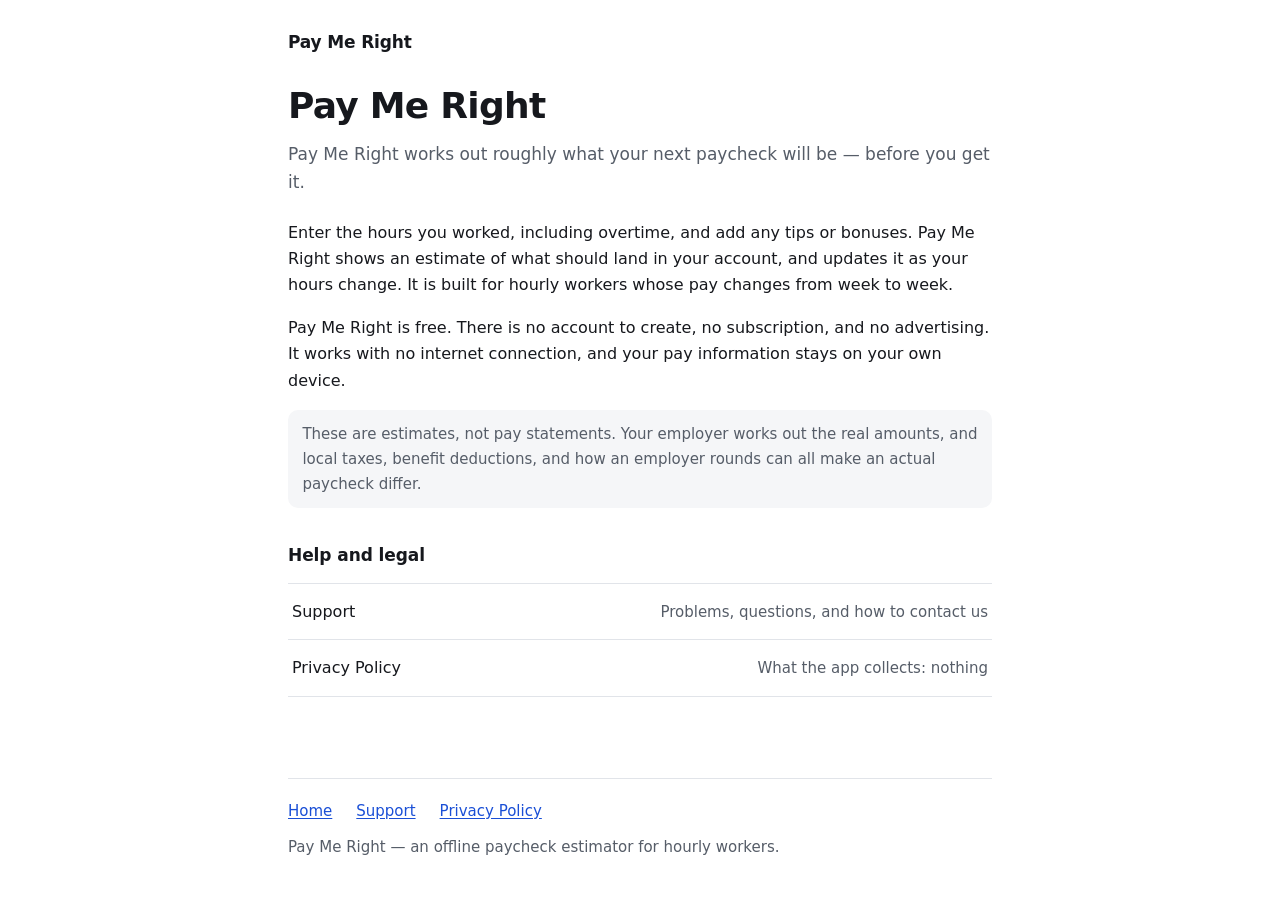
<file: index.html>
<!DOCTYPE html>
<html lang="en">
  <head>
    <meta charset="utf-8" />
    <meta name="viewport" content="width=device-width, initial-scale=1" />
    <title>Pay Me Right</title>
    <meta
      name="description"
      content="Pay Me Right estimates what your next paycheck will be from the hours you worked. Free, offline, no account, and no ads."
    />
    <link rel="icon" href="favicon.svg" type="image/svg+xml" />
    <link rel="stylesheet" href="styles.css" />
  </head>
  <body>
    <a class="skip-link" href="#main">Skip to content</a>

    <header class="site-header">
      <a class="site-name" href=".">Pay Me Right</a>
    </header>

    <main id="main">
      <h1>Pay Me Right</h1>

      <p class="lede">
        Pay Me Right works out roughly what your next paycheck will be — before
        you get it.
      </p>

      <p>
        Enter the hours you worked, including overtime, and add any tips or
        bonuses. Pay Me Right shows an estimate of what should land in your
        account, and updates it as your hours change. It is built for hourly
        workers whose pay changes from week to week.
      </p>

      <p>
        Pay Me Right is free. There is no account to create, no subscription, and
        no advertising. It works with no internet connection, and your pay
        information stays on your own device.
      </p>

      <p class="note">
        These are estimates, not pay statements. Your employer works out the real
        amounts, and local taxes, benefit deductions, and how an employer rounds
        can all make an actual paycheck differ.
      </p>

      <h2>Help and legal</h2>
      <ul class="link-list">
        <li>
          <a href="support/">
            Support
            <span class="hint">Problems, questions, and how to contact us</span>
          </a>
        </li>
        <li>
          <a href="privacy/">
            Privacy Policy
            <span class="hint">What the app collects: nothing</span>
          </a>
        </li>
      </ul>
    </main>

    <footer class="site-footer">
      <nav aria-label="Site">
        <ul>
          <li><a href=".">Home</a></li>
          <li><a href="support/">Support</a></li>
          <li><a href="privacy/">Privacy Policy</a></li>
        </ul>
      </nav>
      <p>Pay Me Right — an offline paycheck estimator for hourly workers.</p>
    </footer>
  </body>
</html>
</file>
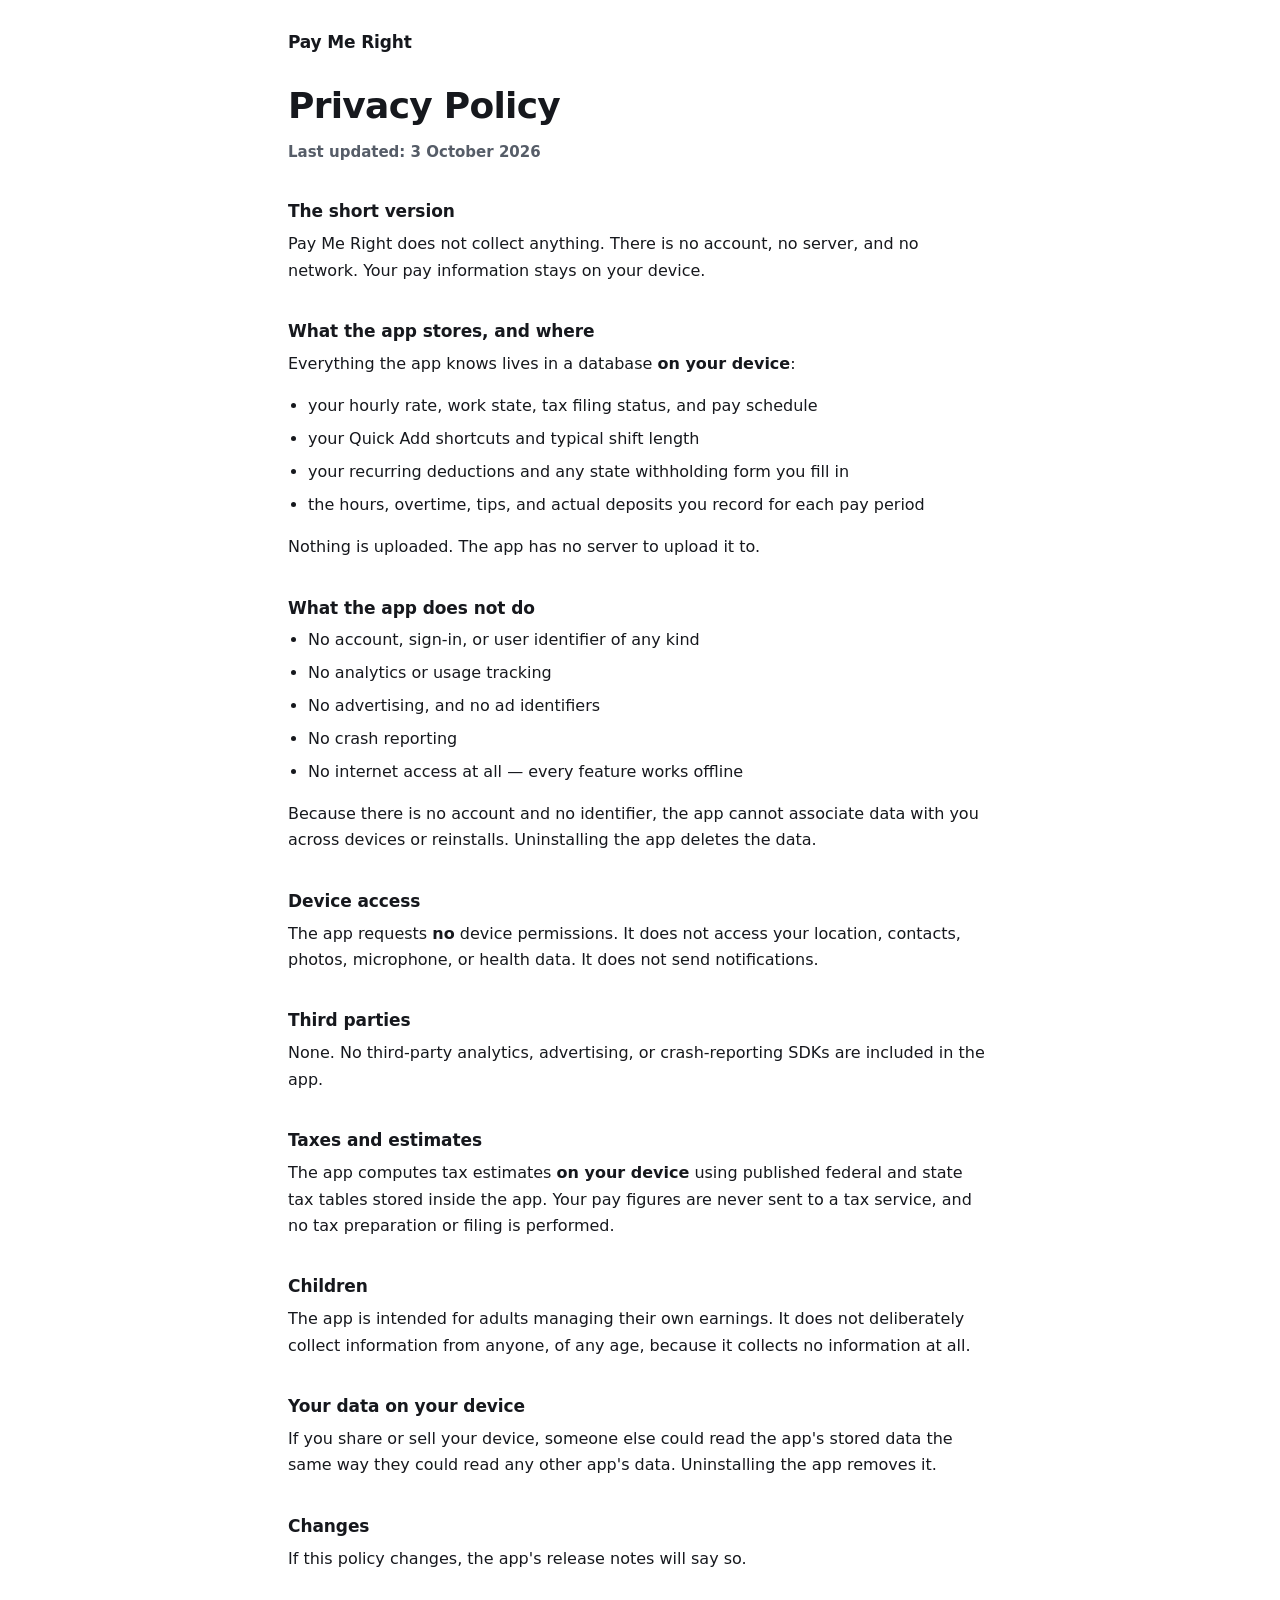
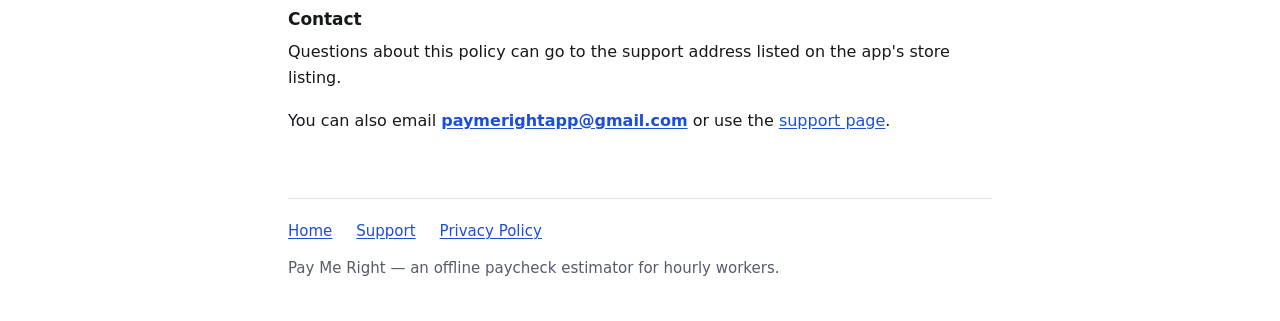
<file: privacy/index.html>
<!DOCTYPE html>
<html lang="en">
  <head>
    <meta charset="utf-8" />
    <meta name="viewport" content="width=device-width, initial-scale=1" />
    <title>Privacy Policy — Pay Me Right</title>
    <meta
      name="description"
      content="Pay Me Right does not collect anything. There is no account, no server, and no network. Your pay information stays on your device."
    />
    <link rel="icon" href="../favicon.svg" type="image/svg+xml" />
    <link rel="stylesheet" href="../styles.css" />
  </head>
  <body>
    <a class="skip-link" href="#main">Skip to content</a>

    <header class="site-header">
      <a class="site-name" href="../">Pay Me Right</a>
    </header>

    <main id="main">
      <h1>Privacy Policy</h1>
      <p class="updated">
        <strong>Last updated: 3 October 2026</strong>
      </p>

      <h2>The short version</h2>

      <p>
        Pay Me Right does not collect anything. There is no account, no server,
        and no network. Your pay information stays on your device.
      </p>

      <h2>What the app stores, and where</h2>

      <p>Everything the app knows lives in a database <strong>on your device</strong>:</p>

      <ul class="plain">
        <li>your hourly rate, work state, tax filing status, and pay schedule</li>
        <li>your Quick Add shortcuts and typical shift length</li>
        <li>your recurring deductions and any state withholding form you fill in</li>
        <li>
          the hours, overtime, tips, and actual deposits you record for each pay
          period
        </li>
      </ul>

      <p>Nothing is uploaded. The app has no server to upload it to.</p>

      <h2>What the app does not do</h2>

      <ul class="plain">
        <li>No account, sign-in, or user identifier of any kind</li>
        <li>No analytics or usage tracking</li>
        <li>No advertising, and no ad identifiers</li>
        <li>No crash reporting</li>
        <li>No internet access at all — every feature works offline</li>
      </ul>

      <p>
        Because there is no account and no identifier, the app cannot associate
        data with you across devices or reinstalls. Uninstalling the app deletes
        the data.
      </p>

      <h2>Device access</h2>

      <p>
        The app requests <strong>no</strong> device permissions. It does not access
        your location, contacts, photos, microphone, or health data. It does not
        send notifications.
      </p>

      <h2>Third parties</h2>

      <p>
        None. No third-party analytics, advertising, or crash-reporting SDKs are
        included in the app.
      </p>

      <h2>Taxes and estimates</h2>

      <p>
        The app computes tax estimates <strong>on your device</strong> using
        published federal and state tax tables stored inside the app. Your pay
        figures are never sent to a tax service, and no tax preparation or
        filing is performed.
      </p>

      <h2>Children</h2>

      <p>
        The app is intended for adults managing their own earnings. It does not
        deliberately collect information from anyone, of any age, because it
        collects no information at all.
      </p>

      <h2>Your data on your device</h2>

      <p>
        If you share or sell your device, someone else could read the app's
        stored data the same way they could read any other app's data.
        Uninstalling the app removes it.
      </p>

      <h2>Changes</h2>

      <p>If this policy changes, the app's release notes will say so.</p>

      <h2>Contact</h2>

      <p>
        Questions about this policy can go to the support address listed on the
        app's store listing.
      </p>

      <p>
        You can also email
        <a class="email" href="mailto:paymerightapp@gmail.com"
          >paymerightapp@gmail.com</a
        >
        or use the <a href="../support/">support page</a>.
      </p>
    </main>

    <footer class="site-footer">
      <nav aria-label="Site">
        <ul>
          <li><a href="../">Home</a></li>
          <li><a href="../support/">Support</a></li>
          <li><a href=".">Privacy Policy</a></li>
        </ul>
      </nav>
      <p>Pay Me Right — an offline paycheck estimator for hourly workers.</p>
    </footer>
  </body>
</html>
</file>
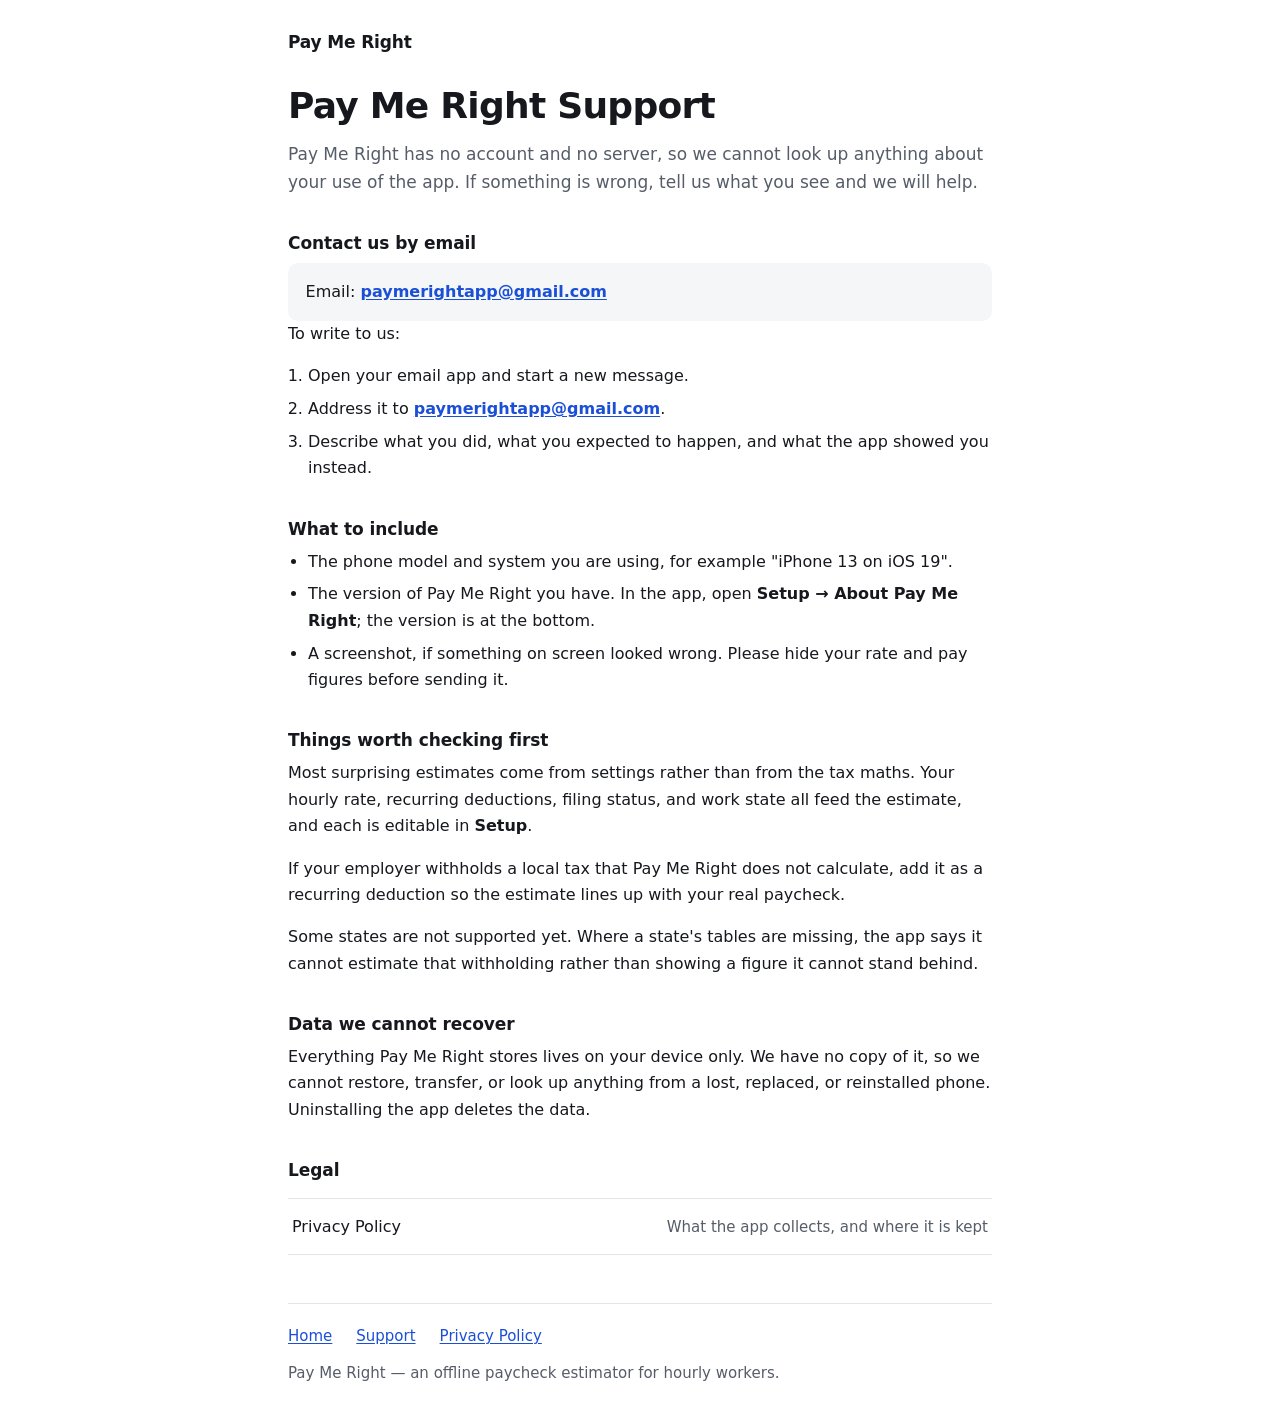
<file: support/index.html>
<!DOCTYPE html>
<html lang="en">
  <head>
    <meta charset="utf-8" />
    <meta name="viewport" content="width=device-width, initial-scale=1" />
    <title>Support — Pay Me Right</title>
    <meta
      name="description"
      content="Get help with Pay Me Right. Email paymerightapp@gmail.com and we will get back to you."
    />
    <link rel="icon" href="../favicon.svg" type="image/svg+xml" />
    <link rel="stylesheet" href="../styles.css" />
  </head>
  <body>
    <a class="skip-link" href="#main">Skip to content</a>

    <header class="site-header">
      <a class="site-name" href="../">Pay Me Right</a>
    </header>

    <main id="main">
      <h1>Pay Me Right Support</h1>

      <p class="lede">
        Pay Me Right has no account and no server, so we cannot look up anything
        about your use of the app. If something is wrong, tell us what you see
        and we will help.
      </p>

      <h2>Contact us by email</h2>

      <div class="card">
        <p>
          Email:
          <a class="email" href="mailto:paymerightapp@gmail.com"
            >paymerightapp@gmail.com</a
          >
        </p>
      </div>

      <p>To write to us:</p>
      <ol class="plain">
        <li>Open your email app and start a new message.</li>
        <li>
          Address it to
          <a class="email" href="mailto:paymerightapp@gmail.com"
            >paymerightapp@gmail.com</a
          >.
        </li>
        <li>
          Describe what you did, what you expected to happen, and what the app
          showed you instead.
        </li>
      </ol>

      <h2>What to include</h2>

      <ul class="plain">
        <li>
          The phone model and system you are using, for example "iPhone 13 on
          iOS 19".
        </li>
        <li>
          The version of Pay Me Right you have. In the app, open
          <strong>Setup → About Pay Me Right</strong>; the version is at the
          bottom.
        </li>
        <li>
          A screenshot, if something on screen looked wrong. Please hide your
          rate and pay figures before sending it.
        </li>
      </ul>

      <h2>Things worth checking first</h2>

      <p>
        Most surprising estimates come from settings rather than from the tax
        maths. Your hourly rate, recurring deductions, filing status, and work
        state all feed the estimate, and each is editable in
        <strong>Setup</strong>.
      </p>

      <p>
        If your employer withholds a local tax that Pay Me Right does not
        calculate, add it as a recurring deduction so the estimate lines up with
        your real paycheck.
      </p>

      <p>
        Some states are not supported yet. Where a state's tables are missing,
        the app says it cannot estimate that withholding rather than showing a
        figure it cannot stand behind.
      </p>

      <h2>Data we cannot recover</h2>

      <p>
        Everything Pay Me Right stores lives on your device only. We have no
        copy of it, so we cannot restore, transfer, or look up anything from a
        lost, replaced, or reinstalled phone. Uninstalling the app deletes the
        data.
      </p>

      <h2>Legal</h2>
      <ul class="link-list">
        <li>
          <a href="../privacy/">
            Privacy Policy
            <span class="hint">What the app collects, and where it is kept</span>
          </a>
        </li>
      </ul>
    </main>

    <footer class="site-footer">
      <nav aria-label="Site">
        <ul>
          <li><a href="../">Home</a></li>
          <li><a href=".">Support</a></li>
          <li><a href="../privacy/">Privacy Policy</a></li>
        </ul>
      </nav>
      <p>Pay Me Right — an offline paycheck estimator for hourly workers.</p>
    </footer>
  </body>
</html>
</file>
<file: styles.css>
/*
 * Pay Me Right — site styles.
 *
 * One stylesheet, no build step, no fonts or scripts fetched from anywhere.
 * Colours are declared once as custom properties and overridden for dark mode,
 * so a colour is never hard-coded a second time somewhere else in the file.
 */

:root {
  color-scheme: light dark;

  --bg: #ffffff;
  --bg-subtle: #f5f6f8;
  --text: #16181d;
  --text-muted: #565d68;
  --border: #e1e4e9;
  --link: #1a4fd6;
  --link-hover: #143da8;
  --focus: #1a4fd6;

  --radius: 10px;
  --measure: 44rem;
  --gutter: 1.25rem;

  --font: system-ui, -apple-system, "Segoe UI", Roboto, "Helvetica Neue",
    Arial, "Noto Sans", sans-serif;
}

@media (prefers-color-scheme: dark) {
  :root {
    --bg: #101216;
    --bg-subtle: #171a20;
    --text: #e8eaee;
    --text-muted: #a8afbb;
    --border: #2b303a;
    --link: #9bbcff;
    --link-hover: #c2d5ff;
    --focus: #9bbcff;
  }
}

*,
*::before,
*::after {
  box-sizing: border-box;
}

html {
  -webkit-text-size-adjust: 100%;
}

body {
  margin: 0;
  padding: 0 var(--gutter);
  display: flex;
  flex-direction: column;
  min-height: 100vh;
  background: var(--bg);
  color: var(--text);
  font-family: var(--font);
  font-size: 1rem;
  line-height: 1.65;
}

.site-header,
main,
.site-footer {
  width: 100%;
  max-width: var(--measure);
  margin-inline: auto;
}

/* Focus --------------------------------------------------------------- */

:focus-visible {
  outline: 2px solid var(--focus);
  outline-offset: 2px;
  border-radius: 4px;
}

.skip-link {
  position: absolute;
  left: -9999px;
  top: 0;
  z-index: 10;
  padding: 0.6rem 1rem;
  background: var(--bg);
  color: var(--link);
  border: 1px solid var(--border);
  border-radius: var(--radius);
}

.skip-link:focus {
  left: var(--gutter);
  top: var(--gutter);
}

/* Header and footer ---------------------------------------------------- */

.site-header {
  padding: 1.75rem 0 0.5rem;
}

.site-name {
  font-weight: 600;
  font-size: 1.0625rem;
  letter-spacing: -0.01em;
  color: var(--text);
  text-decoration: none;
}

.site-name:hover {
  color: var(--link);
}

main {
  flex: 1 0 auto;
  padding-bottom: 3rem;
}

.site-footer {
  flex: none;
  border-top: 1px solid var(--border);
  padding: 1.25rem 0 2.5rem;
  color: var(--text-muted);
  font-size: 0.9375rem;
}

.site-footer ul {
  display: flex;
  flex-wrap: wrap;
  gap: 0.35rem 1.5rem;
  list-style: none;
  margin: 0 0 0.75rem;
  padding: 0;
}

.site-footer p {
  margin: 0;
}

/* Typography ----------------------------------------------------------- */

h1 {
  margin: 1.25rem 0 0.75rem;
  font-size: clamp(1.75rem, 1.45rem + 1.5vw, 2.25rem);
  line-height: 1.2;
  letter-spacing: -0.02em;
}

h2 {
  margin: 2.25rem 0 0.5rem;
  font-size: 1.0625rem;
  line-height: 1.35;
  letter-spacing: -0.005em;
}

p {
  margin: 0 0 1rem;
}

a {
  color: var(--link);
  text-underline-offset: 2px;
  transition: color 0.12s ease-in-out;
}

a:hover {
  color: var(--link-hover);
}

.lede {
  font-size: 1.0625rem;
  color: var(--text-muted);
  margin-bottom: 1.5rem;
}

.note {
  padding: 0.75rem 0.9rem;
  background: var(--bg-subtle);
  border-radius: var(--radius);
  font-size: 0.9375rem;
  color: var(--text-muted);
}

.updated {
  color: var(--text-muted);
  font-size: 0.9375rem;
}

ul.plain,
ol.plain {
  padding-left: 1.25rem;
  margin: 0 0 1rem;
}

ul.plain li,
ol.plain li {
  margin-bottom: 0.4rem;
}

/* Page link list ------------------------------------------------------- */

/*
 * Full-width rows separated by hairlines. Each row is one tap target and stays
 * comfortably above the 44px minimum at every text size.
 */
.link-list {
  list-style: none;
  margin: 1rem 0 0;
  padding: 0;
  border-top: 1px solid var(--border);
}

.link-list li {
  border-bottom: 1px solid var(--border);
}

.link-list a {
  display: flex;
  flex-wrap: wrap;
  align-items: baseline;
  justify-content: space-between;
  gap: 0 1rem;
  padding: 0.9rem 0.25rem;
  color: var(--text);
  font-weight: 500;
  text-decoration: none;
}

.link-list a:hover {
  color: var(--link);
}

.link-list .hint {
  color: var(--text-muted);
  font-weight: 400;
  font-size: 0.9375rem;
}

/* Contact -------------------------------------------------------------- */

.email {
  font-weight: 600;
  word-break: break-word;
}

.card {
  padding: 1rem 1.1rem;
  background: var(--bg-subtle);
  border-radius: var(--radius);
}

.card p:last-child {
  margin-bottom: 0;
}

@media (prefers-reduced-motion: reduce) {
  * {
    transition: none !important;
  }
}
</file>
